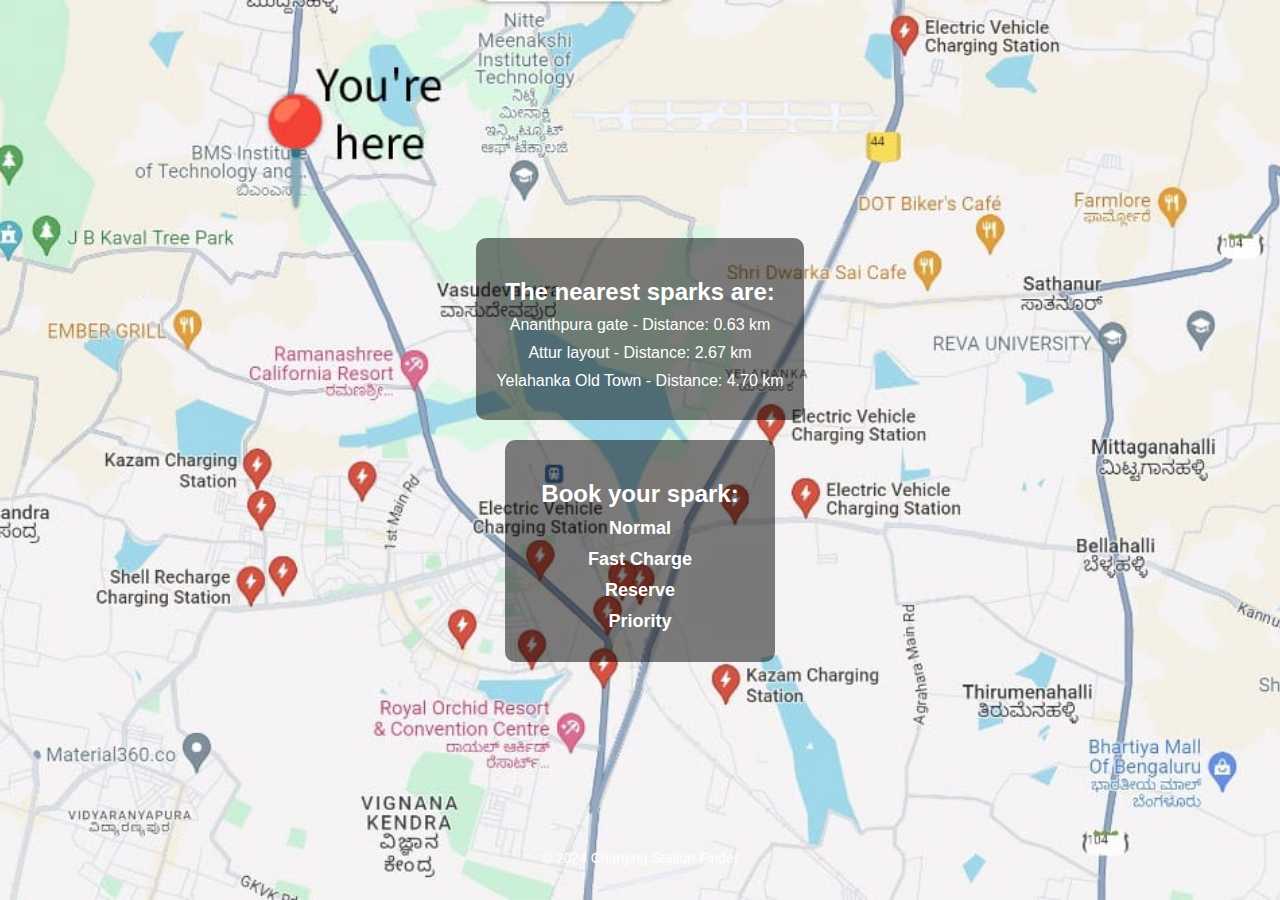
<file: dijikstra.html>
<!DOCTYPE html>
<html lang="en">
<head>
    <meta charset="UTF-8">
    <meta name="viewport" content="width=device-width, initial-scale=1.0">
    <title>Dijkstra Algorithm Result</title>
    <style>
        body {
            margin: 0;
            padding: 0;
            background-image: url('mapss.jpg'); /* Background image */
            background-size: cover;
            background-position: center;
            color: white; /* Text color */
            font-family: Arial, sans-serif; /* Font family */
            display: flex;
            justify-content: center;
            align-items: center;
            height: 100vh;
        }
        .results {
            text-align: center;
            background-color: rgba(0, 0, 0, 0.5); /* Semi-transparent background */
            padding: 20px;
            border-radius: 10px;
            margin-bottom: 20px; /* Added margin bottom to separate from the next section */
        }
        .results h2 {
            font-size: 24px;
            margin-bottom: 10px;
        }
        .results p {
            font-size: 18px;
            margin-bottom: 10px;
        }
        .results ul {
            list-style-type: none;
            padding: 0;
            margin: 0;
        }
        .results li {
            margin-bottom: 10px;
        }
        #totalDistance {
            font-size: 20px;
        }
        footer {
            position: absolute;
            bottom: 20px;
            width: 100%;
            text-align: center;
            color: white; /* Footer text color */
        }
        footer p {
            font-size: 14px;
        }

        /* New styles for the "Book your spark" section */
        .book-spark {
            text-align: center;
            background-color: rgba(0, 0, 0, 0.5); /* Semi-transparent background */
            padding: 20px;
            border-radius: 10px;
            margin: 0 auto; /* Center horizontally */
            width: 70%; /* Adjust the width as needed */
        }
        .book-spark h2 {
            font-size: 24px;
            margin-bottom: 10px;
        }
        .book-spark ul {
            list-style-type: none;
            padding: 0;
            margin: 0;
        }
        .book-spark li {
            margin-bottom: 10px;
        }
        .book-spark a {
            color: white;
            text-decoration: none;
            font-weight: bold;
            font-size: 18px;
        }
    </style>
</head>
<body>
    <main>
        <div class="results">
            <h2>The nearest sparks are:</h2>
            <ul>
                <!-- Distances will be populated dynamically -->
            </ul>
            <!-- <p>Total distance: <strong id="totalDistance">3.5 km</strong></p> -->
        </div>
        <div class="book-spark">
            <h2>Book your spark:</h2>
            <ul>
                <li><a href="normal.html">Normal</a></li>
                <li><a href="fast.html">Fast Charge</a></li>
                <li><a href="reserve.html">Reserve</a></li>
                <!-- Add Priority feature -->
                <li><a href="prior.html">Priority</a></li> <!-- Connect to prior.html -->
            </ul>
        </div>
    </main>
    <footer>
        <p>&copy; 2024 Charging Station Finder</p>
    </footer>

    <script>
        window.onload = function() {
            var urlParams = new URLSearchParams(window.location.search);
            var startLocation = urlParams.get('startLocation');
            // Calculate distances based on the startLocation
            // Here you would implement the Dijkstra algorithm to calculate distances
            var AnanthpuraDistance = Math.random() * 5;
            var AtturDistance = Math.random() * 5;
            var YelahankaDistance = Math.random() * 5;
            
            // Create an array to store distances and point names
            var distances = [
                { name: "Ananthpura gate", distance: AnanthpuraDistance },
                { name: "Attur layout", distance: AtturDistance },
                { name: "Yelahanka Old Town", distance: YelahankaDistance }
            ];

            // Sort distances in ascending order
            distances.sort((a, b) => a.distance - b.distance);

            // Display the calculated distances
            distances.forEach(point => {
                var listItem = document.createElement("li");
                listItem.textContent = point.name + " - Distance: " + point.distance.toFixed(2) + " km";
                document.querySelector(".results ul").appendChild(listItem);
            });

            // var totalDistance = AnanthpuraDistance + AtturDistance + YelahankaDistance;
            // document.getElementById("totalDistance").innerText = totalDistance.toFixed(2) + " km";
        };
    </script>
</body>
</html>
</file>
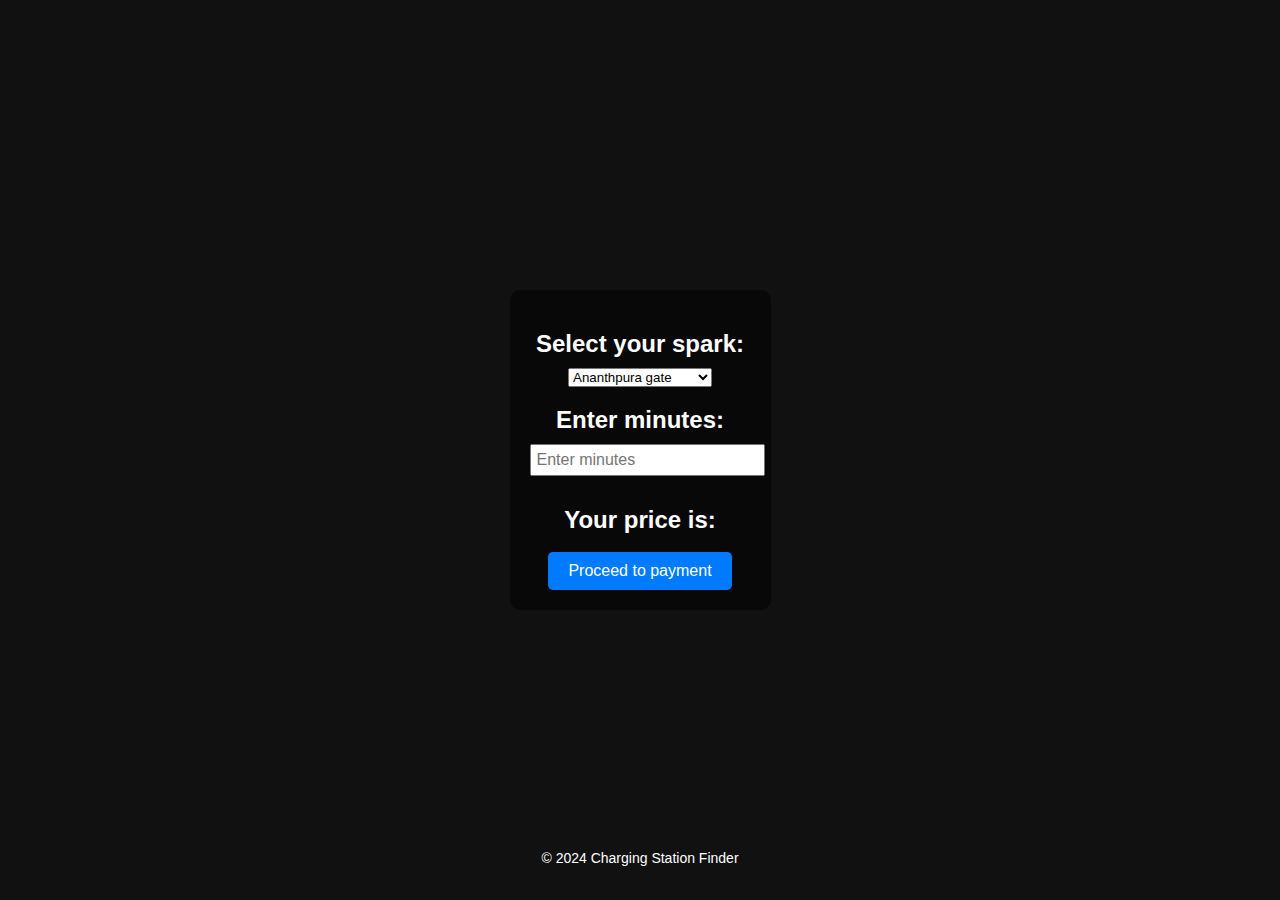
<file: fast.html>
<!DOCTYPE html>
<html lang="en">
<head>
    <meta charset="UTF-8">
    <meta name="viewport" content="width=device-width, initial-scale=1.0">
    <title>Fast Charging</title>
    <style>
        body {
            margin: 0;
            padding: 0;
            background-color: #111; /* Dark background */
            color: white; /* Text color */
            font-family: Arial, sans-serif; /* Font family */
            display: flex;
            justify-content: center;
            align-items: center;
            height: 100vh;
        }
        .results {
            text-align: center;
            background-color: rgba(0, 0, 0, 0.5); /* Semi-transparent background */
            padding: 20px;
            border-radius: 10px;
        }
        .results h2 {
            font-size: 24px;
            margin-bottom: 10px;
        }
        .results p {
            font-size: 18px;
            margin-bottom: 10px;
        }
        .results input[type="number"] {
            font-size: 16px;
            padding: 5px;
            width: 100%;
            margin-bottom: 10px;
        }
        .results button {
            font-size: 16px;
            padding: 10px 20px;
            background-color: #007bff;
            color: white;
            border: none;
            border-radius: 5px;
            cursor: pointer;
            transition: background-color 0.3s ease;
        }
        .results button:hover {
            background-color: #0056b3;
        }
        footer {
            position: absolute;
            bottom: 20px;
            width: 100%;
            text-align: center;
            color: white; /* Footer text color */
        }
        footer p {
            font-size: 14px;
        }
    </style>
</head>
<body>
    <main>
        <div class="results">
            <h2>Select your spark:</h2>
            <select id="chargingPoints">
                <!-- Distances will be populated dynamically -->
            </select>
            <h2>Enter minutes:</h2>
            <input type="number" id="minutesInput" placeholder="Enter minutes" min="1" step="1" required>
            <h2>Your price is:</h2>
            <p id="price"></p>
            <a href="pay2.html"><button id="proceedButton">Proceed to payment</button></a> <!-- Link to pay2.html -->
        </div>
    </main>
    <footer>
        <p>&copy; 2024 Charging Station Finder</p>
    </footer>

    <script>
        window.onload = function() {
            // Dummy distances (replace with actual values from dijikstra.html)
            var chargingPoints = ["Ananthpura gate", "Attur layout", "Yelahanka Old Town"];
            
            // Populate the dropdown menu with charging points
            var selectElement = document.getElementById("chargingPoints");
            chargingPoints.forEach(point => {
                var option = document.createElement("option");
                option.text = point;
                selectElement.add(option);
            });

            // Calculate and display the price based on entered minutes
            function calculatePrice() {
                var minutes = parseInt(document.getElementById("minutesInput").value);
                var price = minutes * 2 * 1.5; // Rs. 2 per minute, 1.5 times for fast charging
                document.getElementById("price").textContent = "Rs. " + price.toFixed(2);
            }

            // Calculate price when minutes are entered
            document.getElementById("minutesInput").addEventListener("input", calculatePrice);
        };
    </script>
</body>
</html>
</file>
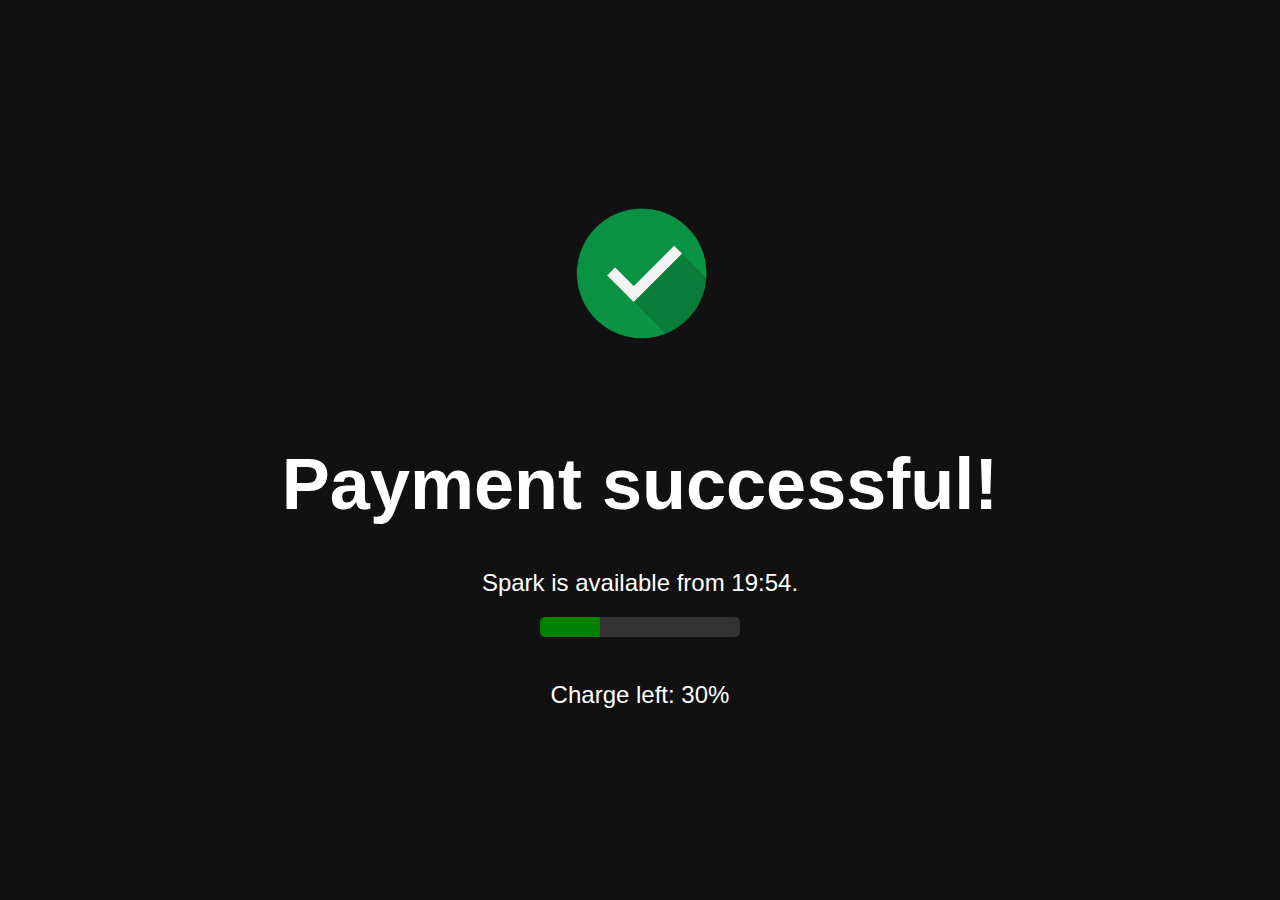
<file: pay1.html>
<!DOCTYPE html>
<html lang="en">
<head>
    <meta charset="UTF-8">
    <meta name="viewport" content="width=device-width, initial-scale=1.0">
    <title>Payment Successful</title>
    <style>
        body {
            margin: 0;
            padding: 0;
            background-color: #111; /* Dark background */
            color: white; /* Text color */
            font-family: Arial, sans-serif; /* Font family */
            display: flex;
            flex-direction: column;
            justify-content: center;
            align-items: center;
            height: 100vh;
        }
        .container {
            text-align: center;
            display: flex;
            flex-direction: column;
            align-items: center;
        }
        .container h1 {
            font-size: 72px; /* Reduced font size */
            margin-bottom: 20px;
        }
        .container p {
            font-size: 24px;
            margin-bottom: 20px;
        }
        .loading-container {
            display: flex;
            flex-direction: column;
            align-items: center;
        }
        .loading-box {
            width: 200px;
            height: 20px;
            background-color: #333; /* Normal color */
            border-radius: 5px;
            position: relative;
            overflow: hidden;
            margin-bottom: 20px; /* Add margin */
        }
        .loading-progress {
            width: 30%;
            height: 100%;
            background-color: green; /* Green color */
            position: absolute;
            top: 0;
            left: 0; /* Move the indicator back to the left */
        }
        .tagline {
            font-size: 18px;
        }
        img {
            max-width: 200px; /* Adjusted max-width */
            max-height: 200px; /* Adjusted max-height */
            margin-bottom: 20px; /* Add margin */
        }
    </style>
</head>
<body>
    <div class="container">
        <div>
            <img src="check_mark.png" alt="Payment successful image"> <!-- Image added here -->
            <h1>Payment successful!</h1>
        </div>
        <p>Spark is available from <span id="sparkTime"></span>.</p>
        <div class="loading-container">
            <div class="loading-box">
                <div class="loading-progress"></div>
            </div>
            <p class="tagline">Charge left: 30%</p> <!-- Added "30%" -->
        </div>
    </div>

    <script>
        // Get current time
        var currentTime = new Date();
        // Add random minutes within 2 hours
        var randomMinutes = Math.floor(Math.random() * 120) + 1;
        currentTime.setMinutes(currentTime.getMinutes() + randomMinutes);
        // Format time in 24-hour format
        var hours = currentTime.getHours();
        var minutes = currentTime.getMinutes();
        var formattedTime = (hours < 10 ? '0' : '') + hours + ':' + (minutes < 10 ? '0' : '') + minutes;
        // Display time
        document.getElementById("sparkTime").textContent = formattedTime;
    </script>
</body>
</html>
</file>
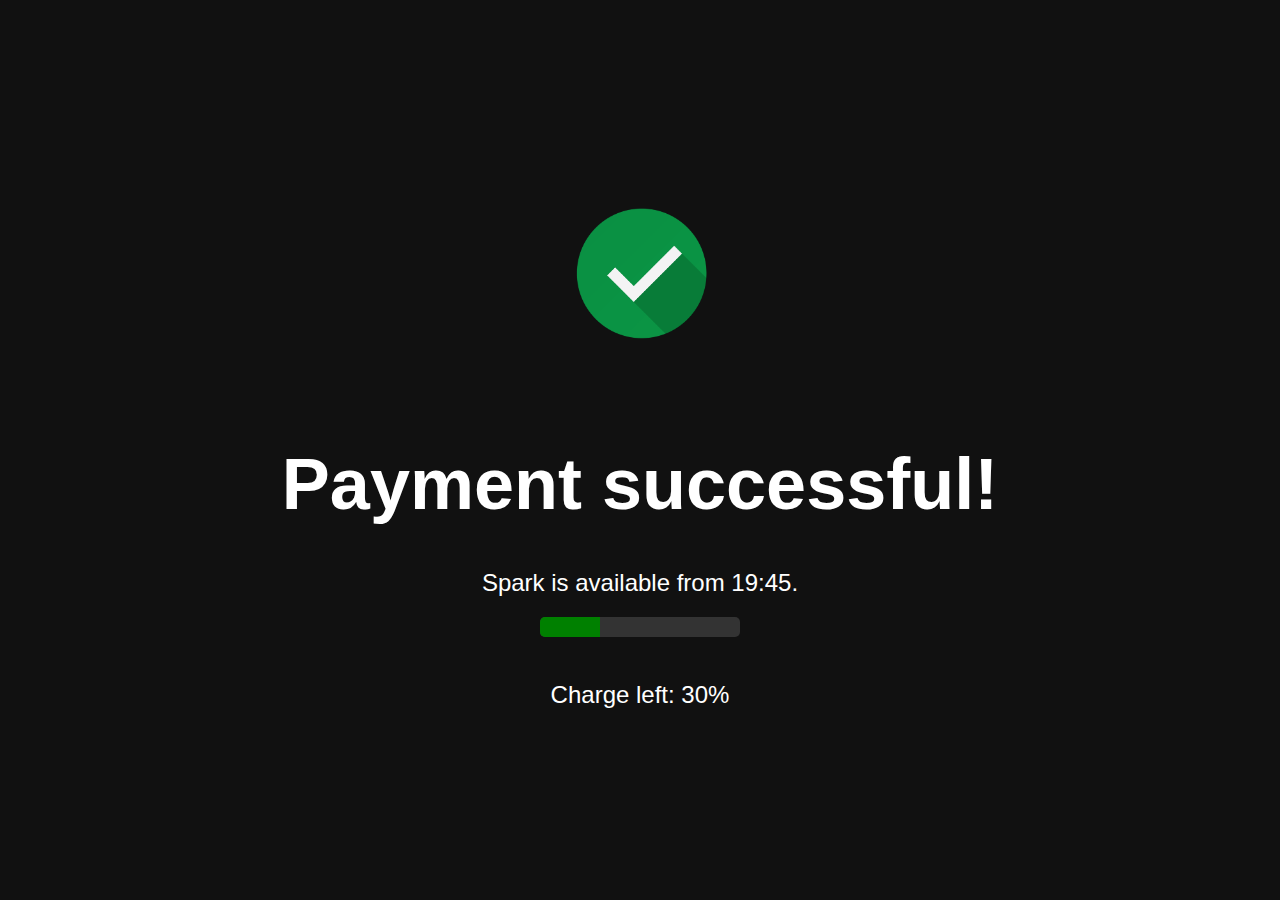
<file: pay2.html>
<!DOCTYPE html>
<html lang="en">
<head>
    <meta charset="UTF-8">
    <meta name="viewport" content="width=device-width, initial-scale=1.0">
    <title>Payment Successful</title>
    <style>
        body {
            margin: 0;
            padding: 0;
            background-color: #111; /* Dark background */
            color: white; /* Text color */
            font-family: Arial, sans-serif; /* Font family */
            display: flex;
            flex-direction: column;
            justify-content: center;
            align-items: center;
            height: 100vh;
        }
        .container {
            text-align: center;
            display: flex;
            flex-direction: column;
            align-items: center;
        }
        .container h1 {
            font-size: 72px; /* Reduced font size */
            margin-bottom: 20px;
        }
        .container p {
            font-size: 24px;
            margin-bottom: 20px;
        }
        .loading-container {
            display: flex;
            flex-direction: column;
            align-items: center;
        }
        .loading-box {
            width: 200px;
            height: 20px;
            background-color: #333; /* Normal color */
            border-radius: 5px;
            position: relative;
            overflow: hidden;
            margin-bottom: 20px; /* Add margin */
        }
        .loading-progress {
            width: 30%;
            height: 100%;
            background-color: green; /* Green color */
            position: absolute;
            top: 0;
            left: 0; /* Move the indicator back to the left */
        }
        .tagline {
            font-size: 18px;
        }
        img {
            max-width: 200px; /* Adjusted max-width */
            max-height: 200px; /* Adjusted max-height */
            margin-bottom: 20px; /* Add margin */
        }
    </style>
</head>
<body>
    <div class="container">
        <div>
            <img src="check_mark.png" alt="Payment successful image"> <!-- Image added here -->
            <h1>Payment successful!</h1>
        </div>
        <p>Spark is available from <span id="sparkTime"></span>.</p>
        <div class="loading-container">
            <div class="loading-box">
                <div class="loading-progress"></div>
            </div>
            <p class="tagline">Charge left: 30%</p> <!-- Added "30%" -->
        </div>
    </div>

    <script>
        // Get current time
        var currentTime = new Date();
        // Add random minutes within 30 minutes
        var randomMinutes = Math.floor(Math.random() * 30) + 1;
        currentTime.setMinutes(currentTime.getMinutes() + randomMinutes);
        // Format time in 24-hour format
        var hours = currentTime.getHours();
        var minutes = currentTime.getMinutes();
        var formattedTime = (hours < 10 ? '0' : '') + hours + ':' + (minutes < 10 ? '0' : '') + minutes;
        // Display time
        document.getElementById("sparkTime").textContent = formattedTime;
    </script>
</body>
</html>
</file>
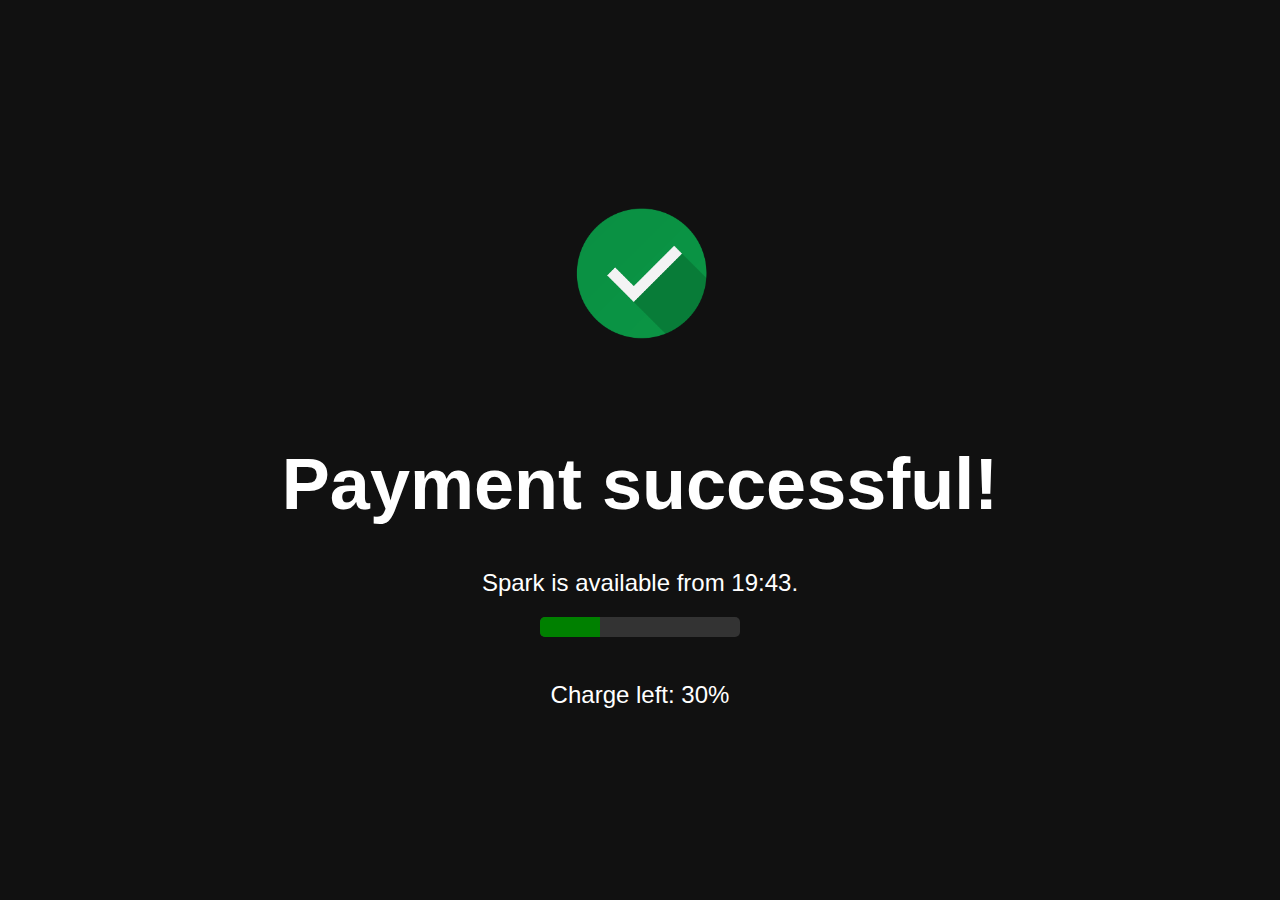
<file: pay4.html>
<!DOCTYPE html>
<html lang="en">
<head>
    <meta charset="UTF-8">
    <meta name="viewport" content="width=device-width, initial-scale=1.0">
    <title>Payment Successful</title>
    <style>
        body {
            margin: 0;
            padding: 0;
            background-color: #111; /* Dark background */
            color: white; /* Text color */
            font-family: Arial, sans-serif; /* Font family */
            display: flex;
            flex-direction: column;
            justify-content: center;
            align-items: center;
            height: 100vh;
        }
        .container {
            text-align: center;
            display: flex;
            flex-direction: column;
            align-items: center;
        }
        .container h1 {
            font-size: 72px; /* Reduced font size */
            margin-bottom: 20px;
        }
        .container p {
            font-size: 24px;
            margin-bottom: 20px;
        }
        .loading-container {
            display: flex;
            flex-direction: column;
            align-items: center;
        }
        .loading-box {
            width: 200px;
            height: 20px;
            background-color: #333; /* Normal color */
            border-radius: 5px;
            position: relative;
            overflow: hidden;
            margin-bottom: 20px; /* Add margin */
        }
        .loading-progress {
            width: 30%;
            height: 100%;
            background-color: green; /* Green color */
            position: absolute;
            top: 0;
            left: 0; /* Move the indicator back to the left */
        }
        .tagline {
            font-size: 18px;
        }
        img {
            max-width: 200px; /* Adjusted max-width */
            max-height: 200px; /* Adjusted max-height */
            margin-bottom: 20px; /* Add margin */
        }
    </style>
</head>
<body>
    <div class="container">
        <div>
            <img src="check_mark.png" alt="Payment successful image"> <!-- Image added here -->
            <h1>Payment successful!</h1>
        </div>
        <p>Spark is available from <span id="sparkTime"></span>.</p>
        <div class="loading-container">
            <div class="loading-box">
                <div class="loading-progress"></div>
            </div>
            <p class="tagline">Charge left: 30%</p> <!-- Added "30%" -->
        </div>
    </div>

    <script>
        // Get current time
        var currentTime = new Date();
        // Add random minutes within 10 minutes
        var randomMinutes = Math.floor(Math.random() * 10) + 1;
        currentTime.setMinutes(currentTime.getMinutes() + randomMinutes);
        // Format time in 24-hour format
        var hours = currentTime.getHours();
        var minutes = currentTime.getMinutes();
        var formattedTime = (hours < 10 ? '0' : '') + hours + ':' + (minutes < 10 ? '0' : '') + minutes;
        // Display time
        document.getElementById("sparkTime").textContent = formattedTime;
    </script>
</body>
</html>
</file>
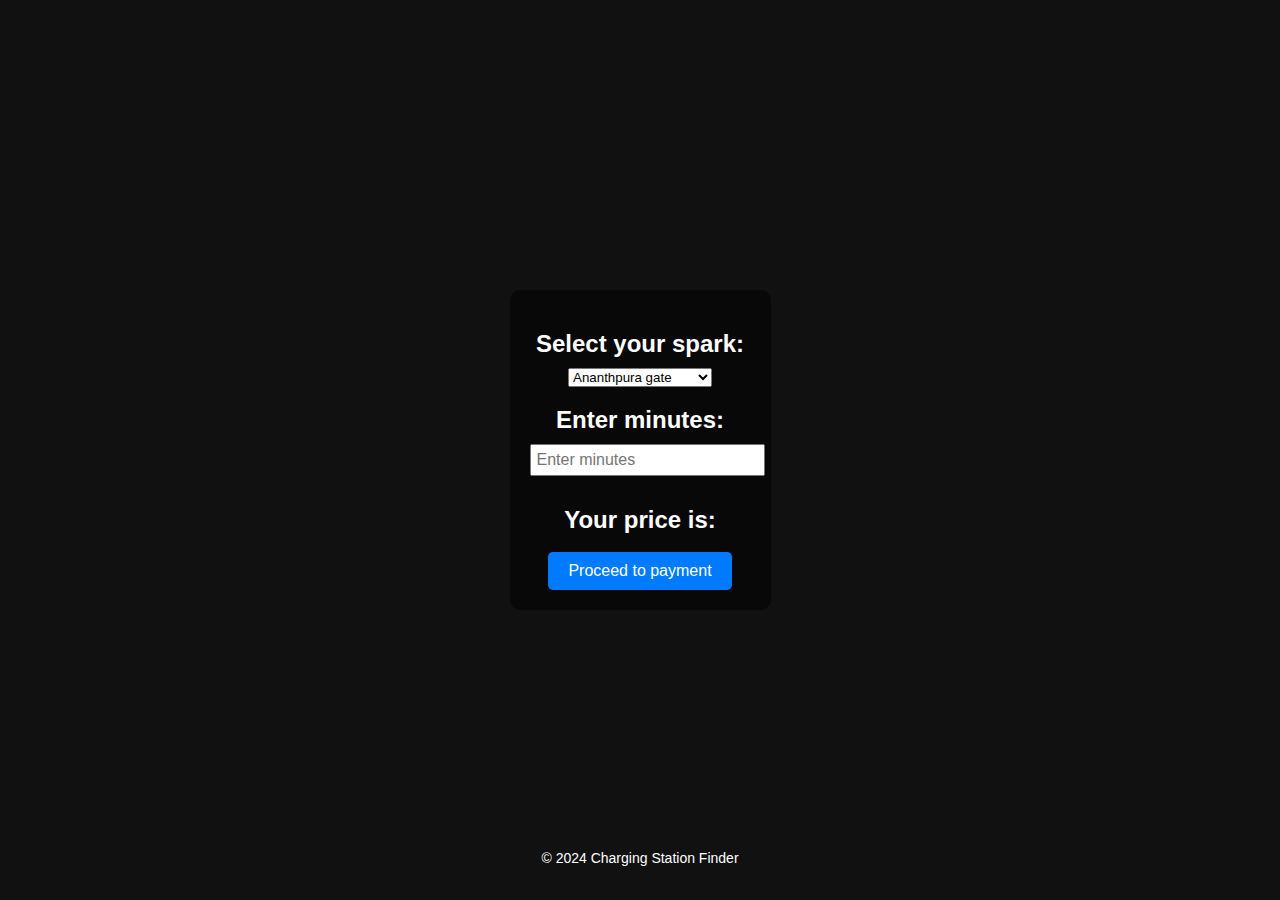
<file: prior.html>
<!DOCTYPE html>
<html lang="en">
<head>
    <meta charset="UTF-8">
    <meta name="viewport" content="width=device-width, initial-scale=1.0">
    <title>Normal Charging</title>
    <style>
        body {
            margin: 0;
            padding: 0;
            background-color: #111; /* Dark background */
            color: white; /* Text color */
            font-family: Arial, sans-serif; /* Font family */
            display: flex;
            justify-content: center;
            align-items: center;
            height: 100vh;
        }
        .results {
            text-align: center;
            background-color: rgba(0, 0, 0, 0.5); /* Semi-transparent background */
            padding: 20px;
            border-radius: 10px;
        }
        .results h2 {
            font-size: 24px;
            margin-bottom: 10px;
        }
        .results p {
            font-size: 18px;
            margin-bottom: 10px;
        }
        .results input[type="number"] {
            font-size: 16px;
            padding: 5px;
            width: 100%;
            margin-bottom: 10px;
        }
        .results button {
            font-size: 16px;
            padding: 10px 20px;
            background-color: #007bff;
            color: white;
            border: none;
            border-radius: 5px;
            cursor: pointer;
            transition: background-color 0.3s ease;
        }
        .results button:hover {
            background-color: #0056b3;
        }
        footer {
            position: absolute;
            bottom: 20px;
            width: 100%;
            text-align: center;
            color: white; /* Footer text color */
        }
        footer p {
            font-size: 14px;
        }
    </style>
</head>
<body>
    <main>
        <div class="results">
            <h2>Select your spark:</h2>
            <select id="chargingPoints" onchange="checkChargingPoint()">
                <!-- Distances will be populated dynamically -->
            </select>
            <h2>Enter minutes:</h2>
            <input type="number" id="minutesInput" placeholder="Enter minutes" min="1" step="1" required>
            <h2>Your price is:</h2>
            <p id="price"></p>
            <a href="pay4.html"><button id="proceedButton">Proceed to payment</button></a>
        </div>
    </main>
    <footer>
        <p>&copy; 2024 Charging Station Finder</p>
    </footer>

    <script>
        window.onload = function() {
            // Dummy distances (replace with actual values from dijikstra.html)
            var chargingPoints = ["Ananthpura gate", "Attur layout", "Yelahanka Old Town"];
            
            // Populate the dropdown menu with charging points
            var selectElement = document.getElementById("chargingPoints");
            chargingPoints.forEach(point => {
                var option = document.createElement("option");
                option.text = point;
                selectElement.add(option);
            });

            // Calculate and display the price based on entered minutes
            function calculatePrice() {
                var minutes = parseInt(document.getElementById("minutesInput").value);
                var price = minutes * 3.5; // Rs. 3.5 per minute
                document.getElementById("price").textContent = "Rs. " + price.toFixed(2);
            }

            // Calculate price when minutes are entered
            document.getElementById("minutesInput").addEventListener("input", calculatePrice);
        };

        // Function to check charging point availability
        function checkChargingPoint() {
            var selectElement = document.getElementById("chargingPoints");
            var selectedPoint = selectElement.value;

            // Check if charging point is free 3 out of 6 times
            var isFree = Math.random() < 0.5; // 50% chance of being free
            if (!isFree) {
                var selectedIndex = selectElement.selectedIndex;
                var nextIndex = (selectedIndex + 1) % chargingPoints.length;
                var nextNearestPoint = chargingPoints[nextIndex].textContent; // Access text content
                document.getElementById("price").textContent = "Sparks not available, the next nearest spark is: " + nextNearestPoint;
            } else {
                document.getElementById("price").textContent = ""; // Clear the message if point is free
            }
        }
    </script>
</body>
</html>
</file>
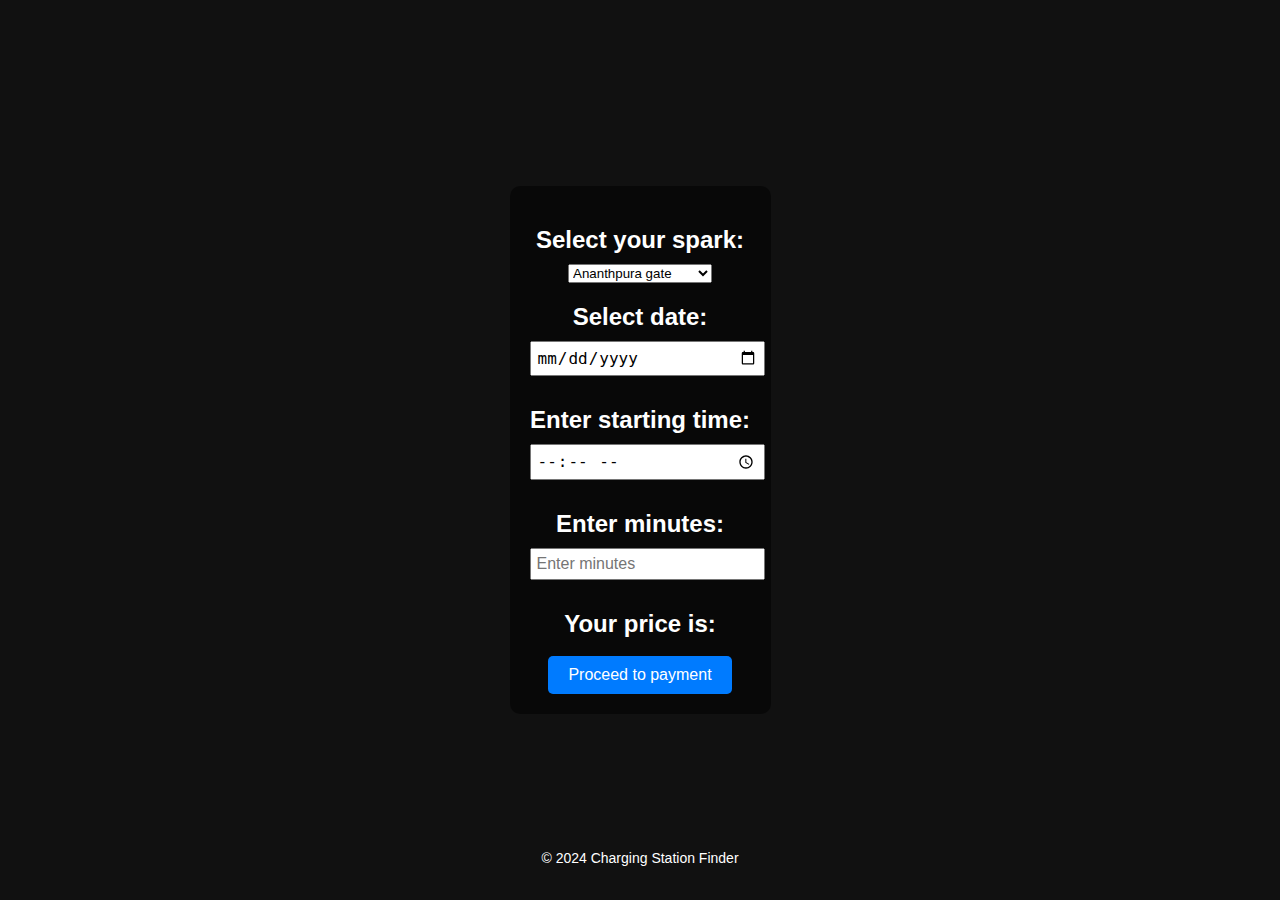
<file: reserve.html>
<!DOCTYPE html>
<html lang="en">
<head>
    <meta charset="UTF-8">
    <meta name="viewport" content="width=device-width, initial-scale=1.0">
    <title>Fast Charging</title>
    <style>
        body {
            margin: 0;
            padding: 0;
            background-color: #111; /* Dark background */
            color: white; /* Text color */
            font-family: Arial, sans-serif; /* Font family */
            display: flex;
            justify-content: center;
            align-items: center;
            height: 100vh;
        }
        .results {
            text-align: center;
            background-color: rgba(0, 0, 0, 0.5); /* Semi-transparent background */
            padding: 20px;
            border-radius: 10px;
        }
        .results h2 {
            font-size: 24px;
            margin-bottom: 10px;
        }
        .results p {
            font-size: 18px;
            margin-bottom: 10px;
        }
        .results input[type="date"],
        .results input[type="time"],
        .results input[type="number"] {
            font-size: 16px;
            padding: 5px;
            width: 100%;
            margin-bottom: 10px;
        }
        .results button {
            font-size: 16px;
            padding: 10px 20px;
            background-color: #007bff;
            color: white;
            border: none;
            border-radius: 5px;
            cursor: pointer;
            transition: background-color 0.3s ease;
        }
        .results button:hover {
            background-color: #0056b3;
        }
        footer {
            position: absolute;
            bottom: 20px;
            width: 100%;
            text-align: center;
            color: white; /* Footer text color */
        }
        footer p {
            font-size: 14px;
        }
    </style>
</head>
<body>
    <main>
        <div class="results">
            <h2>Select your spark:</h2>
            <select id="chargingPoints" onchange="checkChargingPoint()">
                <!-- Distances will be populated dynamically -->
            </select>
            <h2>Select date:</h2>
            <input type="date" id="dateInput" min="" required>
            <h2>Enter starting time:</h2>
            <input type="time" id="timeInput" required>
            <h2>Enter minutes:</h2>
            <input type="number" id="minutesInput" placeholder="Enter minutes" min="1" step="1" required>
            <h2>Your price is:</h2>
            <p id="price"></p>
            <a href="pay3.html"><button id="proceedButton">Proceed to payment</button></a>
        </div>
    </main>
    <footer>
        <p>&copy; 2024 Charging Station Finder</p>
    </footer>

    <script>
        window.onload = function() {
            // Dummy distances (replace with actual values from dijikstra.html)
            var chargingPoints = ["Ananthpura gate", "Attur layout", "Yelahanka Old Town"];
            
            // Populate the dropdown menu with charging points
            var selectElement = document.getElementById("chargingPoints");
            chargingPoints.forEach(point => {
                var option = document.createElement("option");
                option.text = point;
                selectElement.add(option);
            });

            // Set the minimum date to the next day
            var today = new Date();
            var nextDay = new Date(today);
            nextDay.setDate(today.getDate() + 1);
            var minDate = nextDay.toISOString().split('T')[0];
            document.getElementById("dateInput").setAttribute("min", minDate);

            // Calculate and display the price based on entered minutes
            function calculatePrice() {
                var minutes = parseInt(document.getElementById("minutesInput").value);
                var price = minutes * 1.7; // Rs. 1.7 per minute
                document.getElementById("price").textContent = "Rs. " + price.toFixed(2);
            }

            // Calculate price when minutes are entered
            document.getElementById("minutesInput").addEventListener("input", calculatePrice);
        };

        // Function to check charging point availability
        function checkChargingPoint() {
            var selectElement = document.getElementById("chargingPoints");
            var selectedPoint = selectElement.value;

            // Check if charging point is free 3 out of 6 times
            var isFree = Math.random() < 0.5; // 50% chance of being free
            if (!isFree) {
                var selectedIndex = selectElement.selectedIndex;
                var nextIndex = (selectedIndex + 1) % chargingPoints.length;
                var nextNearestPoint = selectElement.options[nextIndex].textContent; // Access text content
                document.getElementById("price").textContent = "Sparks not available, the next nearest spark is: " + nextNearestPoint;
            } else {
                document.getElementById("price").textContent = ""; // Clear the message if point is free
            }
        }
    </script>
</body>
</html>
</file>
